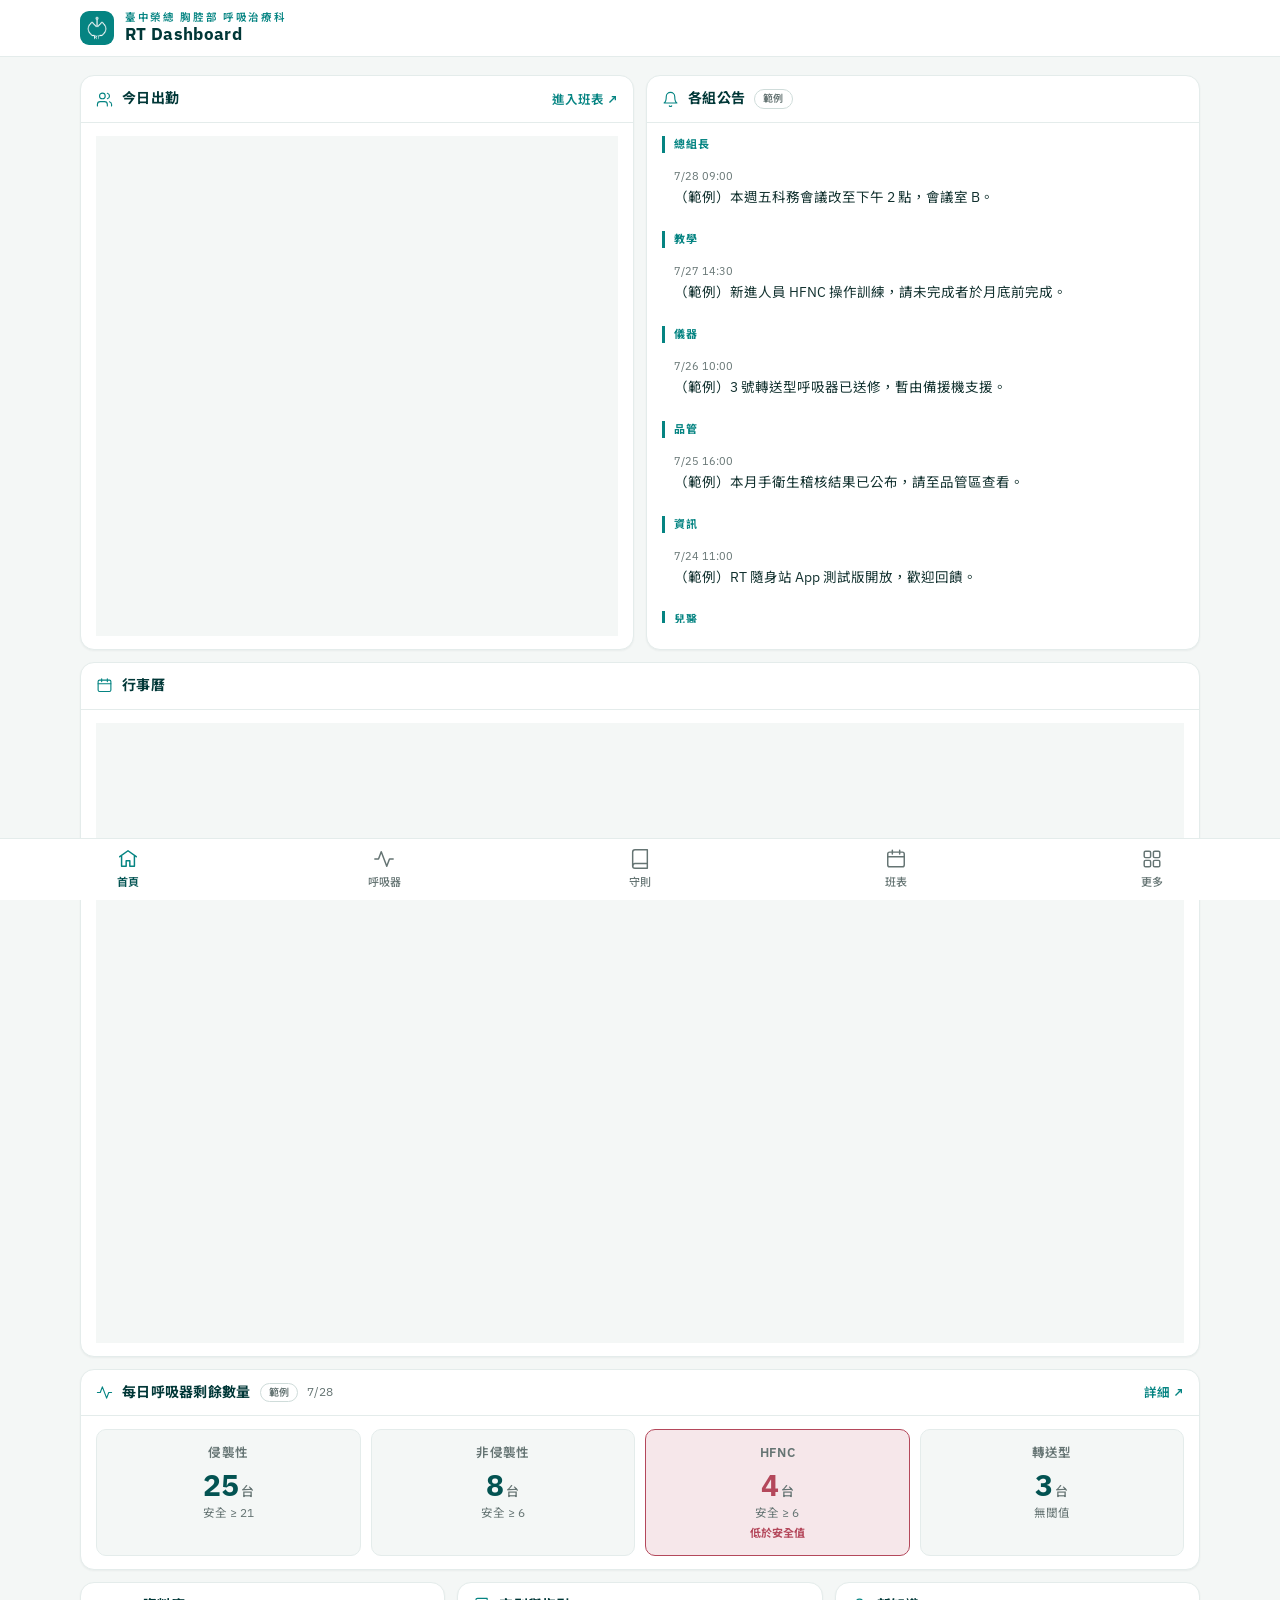
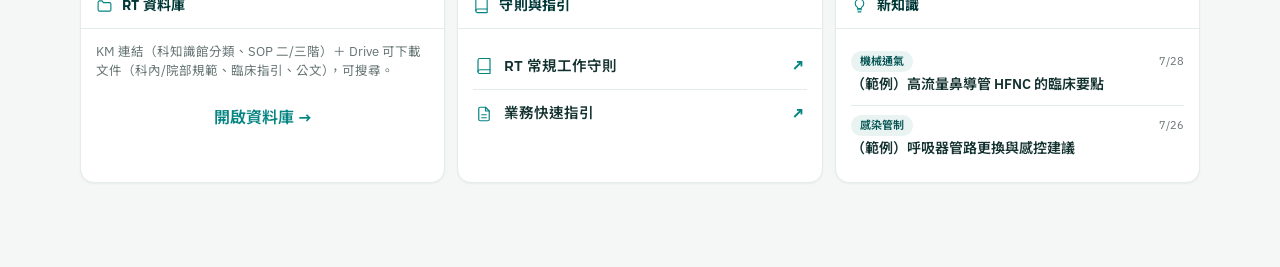
<file: index.html>
<!doctype html>
<html lang="zh-Hant-TW">
<head>
  <meta charset="utf-8" />
  <meta name="viewport" content="width=device-width, initial-scale=1, viewport-fit=cover" />
  <title>中榮 RT Dashboard</title>
  <meta name="description" content="臺中榮總胸腔部呼吸治療科 資訊整合 App" />
  <meta name="theme-color" content="#058482" />
  <link rel="manifest" href="manifest.webmanifest" />
  <link rel="apple-touch-icon" href="icons/icon-192.png" />
  <meta name="apple-mobile-web-app-capable" content="yes" />
  <meta name="apple-mobile-web-app-status-bar-style" content="default" />
  <meta name="apple-mobile-web-app-title" content="RT Dashboard" />
  <link rel="icon" href="data:image/svg+xml,%3Csvg xmlns='http://www.w3.org/2000/svg' viewBox='0 0 32 32'%3E%3Crect width='32' height='32' rx='7' fill='%23058482'/%3E%3Ctext x='16' y='22' font-size='15' text-anchor='middle' fill='white' font-family='sans-serif' font-weight='bold'%3ERT%3C/text%3E%3C/svg%3E" />
  <link rel="preconnect" href="https://fonts.googleapis.com" />
  <link rel="preconnect" href="https://fonts.gstatic.com" crossorigin />
  <link href="https://fonts.googleapis.com/css2?family=IBM+Plex+Sans:wght@400;500;600;700&family=Noto+Sans+TC:wght@400;500;700&display=swap" rel="stylesheet" />
  <link rel="stylesheet" href="styles.css?v=0.9.0" />
</head>
<body>
  <header class="app-header">
    <div class="app-header__inner">
      <div class="brand">
        <img src="icons/icon-192.png" alt="" class="brand__logo" />
        <div class="brand__text">
          <span class="eyebrow" id="brandOrg">臺中榮總 · 呼吸治療科</span>
          <strong class="title" id="brandName">RT Dashboard</strong>
        </div>
      </div>
      <button id="installBtn" class="install-btn" hidden>安裝 App</button>
    </div>
  </header>

  <main id="view" class="view" aria-live="polite">
    <div class="loading">載入中…</div>
  </main>

  <nav class="tabbar" role="navigation" aria-label="主選單">
    <a href="#/home" class="tab" data-tab="home">
      <span class="tab__ico"><svg class="ico" viewBox="0 0 24 24" aria-hidden="true"><path d="M3 9.5 12 3l9 6.5"/><path d="M5 9v11h5v-6h4v6h5V9"/></svg></span><span>首頁</span></a>
    <a href="#/vent" class="tab" data-tab="vent">
      <span class="tab__ico"><svg class="ico" viewBox="0 0 24 24" aria-hidden="true"><path d="M22 12h-4l-3 8L9 4l-3 8H2"/></svg></span><span>呼吸器</span></a>
    <a href="#/guide" class="tab" data-tab="guide">
      <span class="tab__ico"><svg class="ico" viewBox="0 0 24 24" aria-hidden="true"><path d="M4 19.5A2.5 2.5 0 0 1 6.5 17H20"/><path d="M6.5 2H20v20H6.5A2.5 2.5 0 0 1 4 19.5v-15A2.5 2.5 0 0 1 6.5 2z"/></svg></span><span>守則</span></a>
    <a href="#/schedule" class="tab" data-tab="schedule">
      <span class="tab__ico"><svg class="ico" viewBox="0 0 24 24" aria-hidden="true"><rect x="3" y="4.5" width="18" height="16" rx="2"/><path d="M3 9.5h18M8 2.5v4M16 2.5v4"/></svg></span><span>班表</span></a>
    <a href="#/more" class="tab" data-tab="more">
      <span class="tab__ico"><svg class="ico" viewBox="0 0 24 24" aria-hidden="true"><rect x="3.5" y="3.5" width="7" height="7" rx="1.5"/><rect x="13.5" y="3.5" width="7" height="7" rx="1.5"/><rect x="13.5" y="13.5" width="7" height="7" rx="1.5"/><rect x="3.5" y="13.5" width="7" height="7" rx="1.5"/></svg></span><span>更多</span></a>
  </nav>

  <script src="app.js?v=0.9.0"></script>
</body>
</html>
</file>
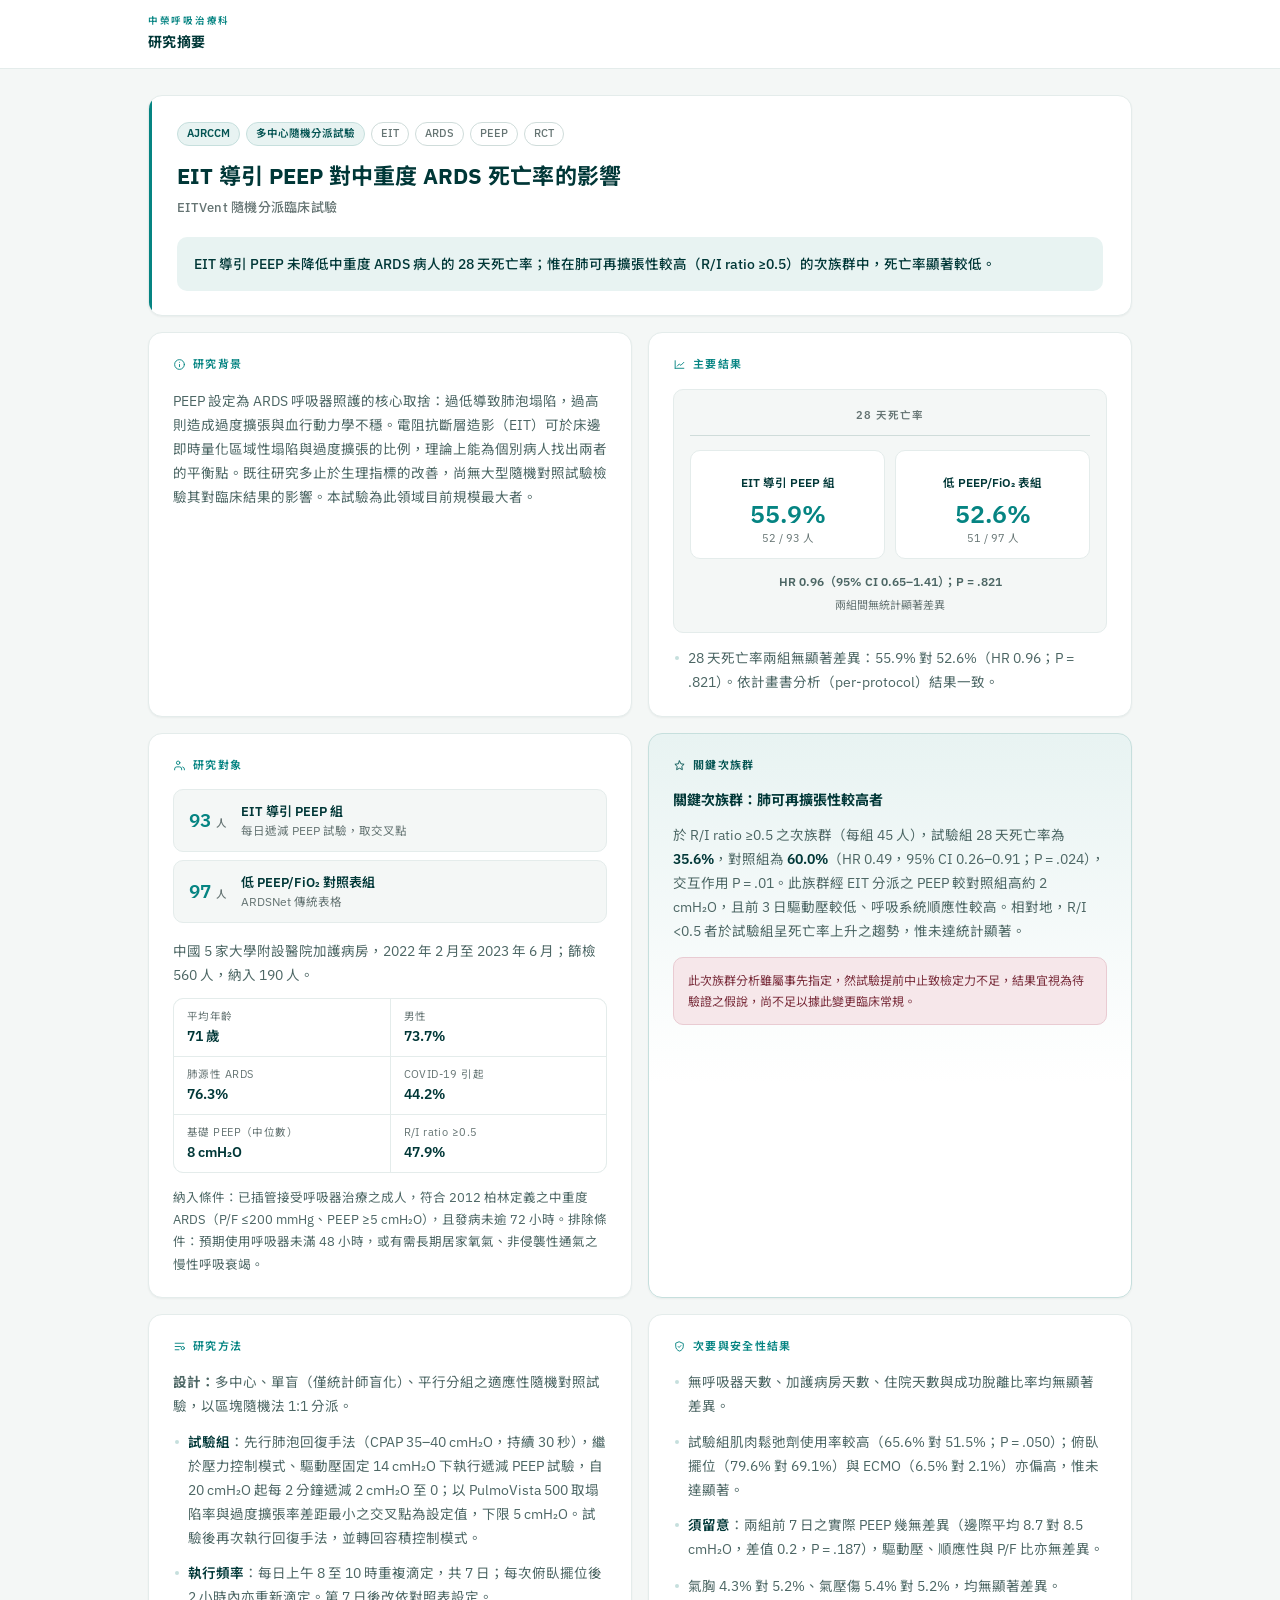
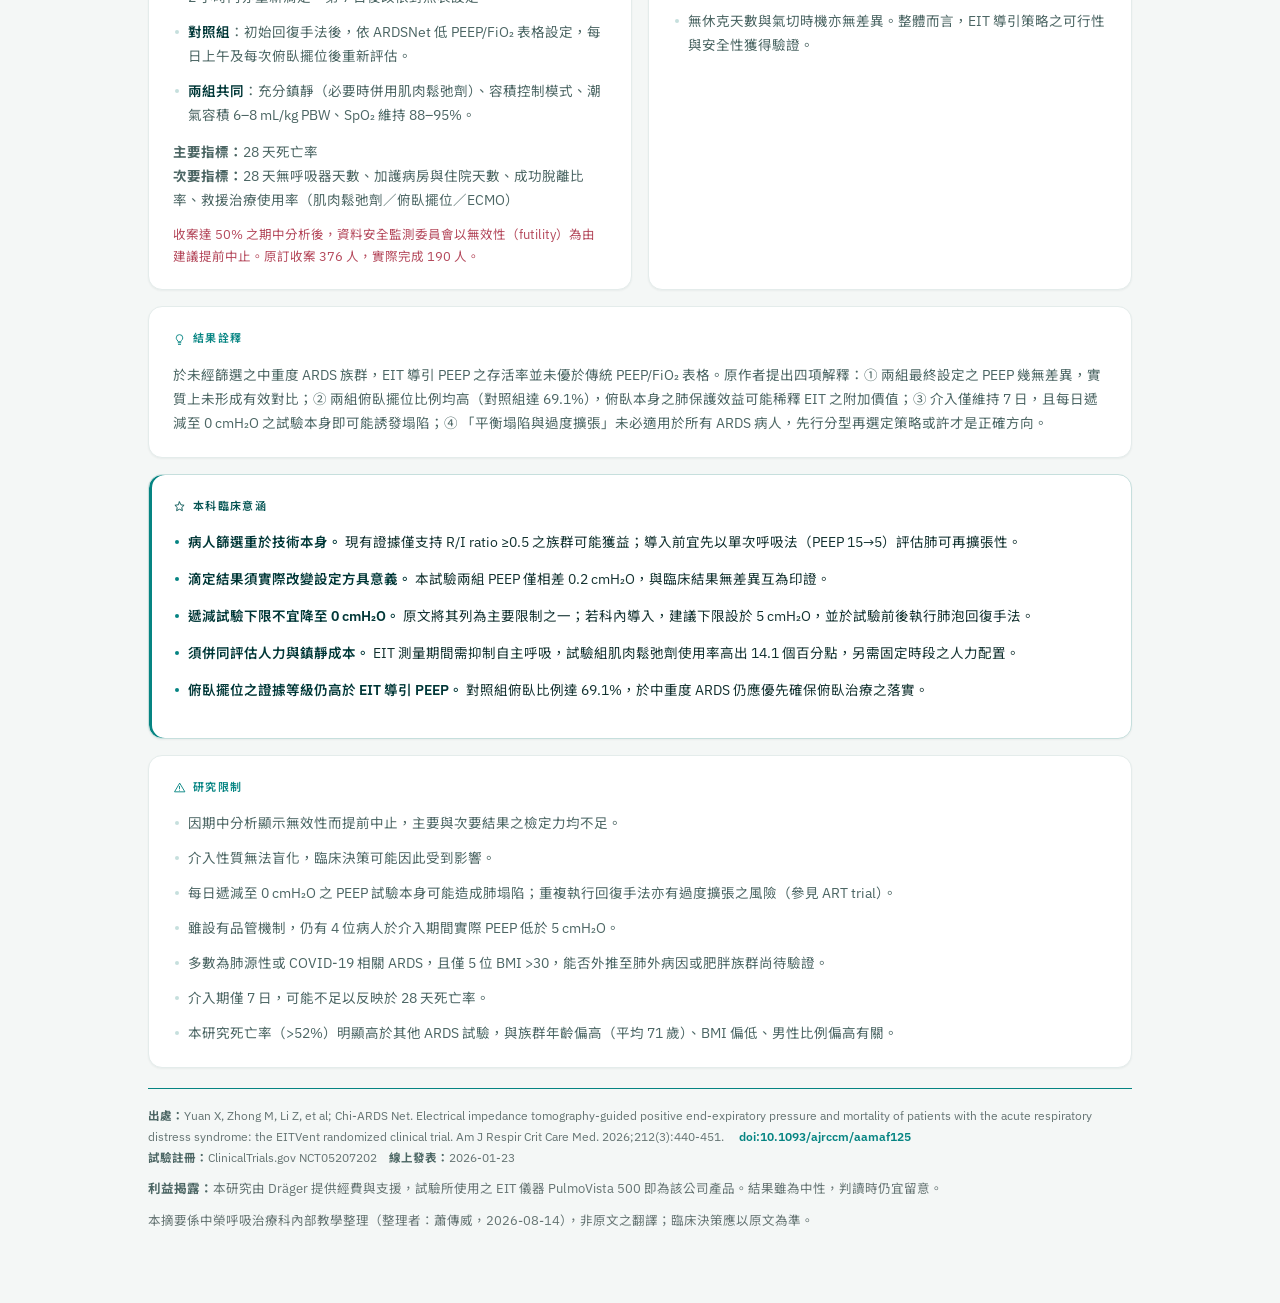
<file: _paper-preview.html>
<!doctype html>
<html lang="zh-Hant">
<head>
<meta charset="utf-8">
<meta name="viewport" content="width=device-width, initial-scale=1, viewport-fit=cover">
<title>研究摘要預覽 — RT Dashboard</title>
<link rel="preconnect" href="https://fonts.googleapis.com">
<link rel="preconnect" href="https://fonts.gstatic.com" crossorigin>
<link href="https://fonts.googleapis.com/css2?family=IBM+Plex+Sans:wght@400;500;600;700&family=Noto+Sans+TC:wght@400;500;700&display=swap" rel="stylesheet">
<style>
:root{
  --teal:#058482; --teal-deep:#035352; --teal-ink:#003737; --teal-wash:#E8F3F2; --teal-line:#C6DFDD;
  --paper:#F4F7F6; --card:#FFF; --line:#E4ECEB; --line-2:#CFDCDA;
  --ink:#12312F; --ink-2:#4C6664; --ink-3:#657473;
  --sun:#B4485B; --sun-wash:#F6E7EA;
  --r-card:14px; --r-cell:10px; --r-chip:999px;
  --sh-card:0 1px 2px rgba(18,49,47,.05);
  --ease:cubic-bezier(.2,.7,.3,1);
}
*{box-sizing:border-box}
html,body{margin:0;padding:0}
body{
  background:var(--paper); color:var(--ink); line-height:1.78;
  font-family:'IBM Plex Sans','Noto Sans TC','PingFang TC','Microsoft JhengHei',sans-serif;
  font-size:13.5px;
  -webkit-font-smoothing:antialiased;
}
.tnum{font-variant-numeric:tabular-nums}
strong{font-weight:600;color:var(--teal-ink)}

.wrap{max-width:1020px;margin:0 auto;padding:0 18px 72px}

/* ── 頁首 ── */
.top{background:var(--card);border-bottom:1px solid var(--line);margin-bottom:26px}
.top__in{max-width:1020px;margin:0 auto;padding:13px 18px;display:flex;align-items:center;gap:10px}
.eyebrow{font-size:9.5px;font-weight:600;letter-spacing:.18em;color:var(--teal);text-transform:uppercase}
.top__t{font-size:14px;font-weight:700;color:var(--teal-ink);letter-spacing:.03em}

/* ── 標題區 ── */
.head{background:var(--card);border:1px solid var(--line);border-radius:var(--r-card);
  box-shadow:var(--sh-card);padding:26px 28px 24px;position:relative;overflow:hidden}
.head::before{content:"";position:absolute;inset:0 auto 0 0;width:3px;background:var(--teal)}
.chips{display:flex;flex-wrap:wrap;gap:6px;margin-bottom:14px}
.chip{font-size:10.5px;font-weight:600;padding:2px 9px;border-radius:var(--r-chip);line-height:1.7;
  background:var(--teal-wash);color:var(--teal-deep);border:1px solid var(--teal-line)}
.chip--plain{background:transparent;color:var(--ink-3);border-color:var(--line-2);font-weight:500}
h1{font-size:clamp(18px,2.4vw,22px);line-height:1.45;margin:0;color:var(--teal-ink);
  letter-spacing:.01em;font-weight:700;text-wrap:balance}
.sub{font-size:13px;color:var(--ink-3);margin-top:4px;font-weight:500;letter-spacing:.02em}
.lead{margin-top:18px;padding:15px 17px;background:var(--teal-wash);border-radius:var(--r-cell);
  font-size:13.5px;font-weight:500;color:var(--teal-ink);line-height:1.8}

/* ── 版面 ── */
.grid{display:grid;grid-template-columns:1fr;gap:16px;margin-top:16px}
@media(min-width:880px){
  .grid{grid-template-columns:1fr 1fr}
  .grid > .span2{grid-column:1 / -1}
}

.card{background:var(--card);border:1px solid var(--line);border-radius:var(--r-card);
  box-shadow:var(--sh-card);padding:22px 24px}
.card__h{display:flex;align-items:center;gap:7px;margin:0 0 14px;
  font-size:11px;font-weight:600;color:var(--teal);letter-spacing:.12em}
.ico{width:13px;height:13px;flex:0 0 auto;fill:none;stroke:currentColor;stroke-width:1.7;
  stroke-linecap:round;stroke-linejoin:round}
.card p{margin:0 0 11px;color:var(--ink-2)}
.card p:last-child{margin-bottom:0}
ul.list{margin:0;padding:0;list-style:none}
ul.list li{position:relative;padding-left:15px;margin-bottom:11px;color:var(--ink-2)}
ul.list li:last-child{margin-bottom:0}
ul.list li::before{content:"";position:absolute;left:2px;top:10px;width:4px;height:4px;
  border-radius:50%;background:var(--teal-line)}

/* 分組人數 */
.arms{display:flex;flex-direction:column;gap:8px;margin:0 0 16px}
.arm{display:flex;align-items:center;gap:14px;padding:12px 15px;border-radius:var(--r-cell);
  background:var(--paper);border:1px solid var(--line)}
.arm__n{font-size:19px;font-weight:600;color:var(--teal);line-height:1;font-variant-numeric:tabular-nums}
.arm__n small{font-size:10.5px;font-weight:500;color:var(--ink-3);margin-left:2px}
.arm__b{min-width:0;line-height:1.5}
.arm__name{font-size:13px;font-weight:600;color:var(--teal-ink)}
.arm__note{font-size:11.5px;color:var(--ink-3)}

/* 基本資料表 */
.facts{display:grid;grid-template-columns:1fr 1fr;gap:1px;background:var(--line);
  border:1px solid var(--line);border-radius:var(--r-cell);overflow:hidden}
.fact{background:var(--card);padding:10px 13px;line-height:1.5}
.fact__k{font-size:10.5px;color:var(--ink-3);letter-spacing:.04em}
.fact__v{font-size:13.5px;font-weight:600;color:var(--teal-ink);font-variant-numeric:tabular-nums;margin-top:1px}

/* 主要結果數字盤 */
.stat{background:var(--paper);border:1px solid var(--line);border-radius:var(--r-cell);padding:16px}
.stat__label{font-size:10.5px;font-weight:600;color:var(--ink-3);text-align:center;letter-spacing:.1em;
  padding-bottom:11px;border-bottom:1px solid var(--line-2);margin-bottom:14px}
.stat__row{display:grid;grid-template-columns:1fr 1fr;gap:10px}
.stat__box{background:var(--card);border:1px solid var(--line);border-radius:var(--r-cell);
  padding:14px 8px 12px;text-align:center}
.stat__name{font-size:11.5px;font-weight:600;color:var(--teal-ink);line-height:1.5;min-height:3em;
  display:flex;align-items:center;justify-content:center}
.stat__v{font-size:25px;font-weight:600;color:var(--teal);line-height:1.15;font-variant-numeric:tabular-nums}
.stat__sub{font-size:10.5px;color:var(--ink-3);margin-top:3px;font-variant-numeric:tabular-nums;line-height:1.4}
.stat__eff{margin-top:14px;text-align:center;font-size:12px;font-weight:600;color:var(--ink-2);
  font-variant-numeric:tabular-nums;line-height:1.5}
.stat__verdict{margin-top:5px;text-align:center;font-size:11px;color:var(--ink-3)}

/* 次族群亮點 */
.hl{border-color:var(--teal-line);background:linear-gradient(180deg,var(--teal-wash),var(--card) 62%)}
.hl .card__h{color:var(--teal-deep)}
.hl__t{font-size:14px;font-weight:700;color:var(--teal-ink);margin:0 0 11px;line-height:1.6}
.caveat{margin-top:14px;padding:12px 14px;border-radius:var(--r-cell);
  background:var(--sun-wash);border:1px solid #E9CBD2;font-size:12px;color:#7A2E3C;line-height:1.75}

/* RT 實務 */
.rt{border-color:var(--teal-line);box-shadow:inset 3px 0 0 var(--teal),var(--sh-card)}
.rt .card__h{color:var(--teal-deep)}
.rt ul.list li::before{background:var(--teal)}
.rt ul.list li{color:var(--ink);margin-bottom:13px}

/* 頁尾引用 */
.cite{margin-top:20px;padding-top:17px;border-top:1px solid var(--teal);
  font-size:11.5px;color:var(--ink-3);line-height:1.8}
.cite b{color:var(--ink-2)}
.cite a{color:var(--teal);text-decoration:none;font-weight:600}
.cite a:hover{text-decoration:underline}
.coi{margin-top:9px;font-size:12.5px;color:var(--ink-3);font-style:normal}
.err{padding:28px;text-align:center;color:var(--sun)}
</style>
</head>
<body>

<header class="top">
  <div class="top__in">
    <div>
      <div class="eyebrow">中榮呼吸治療科</div>
      <div class="top__t">研究摘要</div>
    </div>
  </div>
</header>

<main class="wrap" id="root"><div class="err">載入中…</div></main>

<script>
const ICONS = {
  why:'<circle cx="12" cy="12" r="9"/><path d="M12 16v-4M12 8h.01"/>',
  who:'<path d="M16 20v-1.5a4 4 0 0 0-4-4H7a4 4 0 0 0-4 4V20"/><circle cx="9.5" cy="7" r="3.2"/><path d="M21 20v-1.5a4 4 0 0 0-3-3.8"/>',
  how:'<path d="M4 6h16M4 12h10M4 18h7"/><circle cx="18" cy="15" r="3"/>',
  found:'<path d="M4 19V5M4 19h16"/><path d="M8 15l3.5-4 3 2.5L20 8"/>',
  star:'<path d="M12 3.5l2.6 5.4 5.9.8-4.3 4.1 1.1 5.9L12 17l-5.3 2.7 1.1-5.9L3.5 9.7l5.9-.8z"/>',
  shield:'<path d="M12 3.5l7 3v5c0 4.2-2.9 7.7-7 9-4.1-1.3-7-4.8-7-9v-5z"/><path d="M9.5 12l1.8 1.8 3.4-3.6"/>',
  bulb:'<path d="M9.5 18h5M10 21h4"/><path d="M8.5 14C7 12.8 6 11 6 9a6 6 0 0 1 12 0c0 2-1 3.8-2.5 5-.7.6-1 1.3-1 2.2h-5c0-.9-.3-1.6-1-2.2z"/>',
  warn:'<path d="M12 4.5L2.8 20h18.4z"/><path d="M12 10v4M12 17h.01"/>'
};
const ico = n => `<svg class="ico" viewBox="0 0 24 24">${ICONS[n]||''}</svg>`;
const esc = s => String(s).replace(/[&<>]/g, c => ({'&':'&amp;','<':'&lt;','>':'&gt;'}[c]));
const md  = s => esc(s).replace(/\*\*(.+?)\*\*/g, '<strong>$1</strong>');
const li  = arr => `<ul class="list">${arr.map(x => `<li>${md(x)}</li>`).join('')}</ul>`;
const card = (icon, title, body, cls='') =>
  `<section class="card ${cls}"><h2 class="card__h">${ico(icon)}${esc(title)}</h2>${body}</section>`;

function render(d) {
  const p = d.population, m = d.methods, k = d.keyStat;

  const head = `
    <section class="head">
      <div class="chips">
        ${d.journal ? `<span class="chip">${esc(d.journal)}</span>` : ''}
        ${d.designLabel ? `<span class="chip">${esc(d.designLabel)}</span>` : ''}
        ${(d.tags||[]).map(t => `<span class="chip chip--plain">${esc(t)}</span>`).join('')}
      </div>
      <h1>${esc(d.title)}</h1>
      ${d.titleSub ? `<div class="sub">${esc(d.titleSub)}</div>` : ''}
      <div class="lead">${md(d.oneLiner)}</div>
    </section>`;

  const who = `
    <div class="arms">
      ${p.arms.map(a => `
        <div class="arm">
          <div class="arm__n">${a.n}<small> 人</small></div>
          <div class="arm__b">
            <div class="arm__name">${esc(a.name)}</div>
            <div class="arm__note">${esc(a.note||'')}</div>
          </div>
        </div>`).join('')}
    </div>
    <p>${md(p.detail)}</p>
    <div class="facts">
      ${p.baseline.map(f => `<div class="fact"><div class="fact__k">${esc(f.label)}</div><div class="fact__v">${esc(f.value)}</div></div>`).join('')}
    </div>
    <p style="margin-top:13px;font-size:12.5px">${md(p.criteria)}</p>`;

  const how = `
    <p><b>設計：</b>${md(m.design)}</p>
    ${li(m.intervention)}
    <p style="margin-top:13px"><b>主要指標：</b>${md(m.primary)}<br><b>次要指標：</b>${md(m.secondaryList)}</p>
    <p style="color:var(--sun);font-size:12.5px">${md(m.note)}</p>`;

  const stat = `
    <div class="stat">
      <div class="stat__label">${esc(k.label)}</div>
      <div class="stat__row">
        ${[k.a, k.b].map(x => `
          <div class="stat__box">
            <div class="stat__name">${esc(x.name)}</div>
            <div class="stat__v">${esc(x.value)}</div>
            <div class="stat__sub">${esc(x.sub||'')}</div>
          </div>`).join('')}
      </div>
      <div class="stat__eff">${esc(k.effect)}</div>
      <div class="stat__verdict">兩組間無統計顯著差異</div>
    </div>
    <div style="margin-top:13px">${li(d.findings.primary)}</div>`;

  const hl = `
    <div class="hl__t">${esc(d.highlight.title)}</div>
    <p>${md(d.highlight.body)}</p>
    <div class="caveat">${md(d.highlight.caveat)}</div>`;

  return head + `<div class="grid">
    ${card('why','研究背景', `<p>${md(d.whyMatter)}</p>`)}
    ${card('found','主要結果', stat)}
    ${card('who','研究對象', who)}
    ${card('star','關鍵次族群', hl, 'hl')}
    ${card('how','研究方法', how)}
    ${card('shield','次要與安全性結果', li(d.findings.secondary) + '<div style="height:13px"></div>' + li(d.findings.safety))}
    ${card('bulb','結果詮釋', `<p>${md(d.meaning)}</p>`, 'span2')}
    ${card('star','本科臨床意涵', li(d.rtTakeaway), 'span2 rt')}
    ${card('warn','研究限制', li(d.limitations), 'span2')}
  </div>
  <div class="cite">
    <b>出處：</b>${esc(d.citation.authors)}. ${esc(d.citation.text)}
    　<a href="${esc(d.citation.url)}" target="_blank" rel="noopener">doi:${esc(d.citation.doi)}</a><br>
    <b>試驗註冊：</b>${esc(d.citation.registry)}　<b>線上發表：</b>${esc(d.citation.published)}
    ${d.coi ? `<div class="coi"><b>利益揭露：</b>${md(d.coi)}</div>` : ''}
    <div class="coi">本摘要係中榮呼吸治療科內部教學整理（整理者：${esc(d.reader||'—')}，${esc(d.date)}），非原文之翻譯；臨床決策應以原文為準。</div>
  </div>`;
}

fetch('data/papers/2026-eitvent.json')
  .then(r => r.json())
  .then(d => { document.getElementById('root').innerHTML = render(d); document.title = d.title + ' — 研究摘要'; })
  .catch(e => { document.getElementById('root').innerHTML = '<div class="err">載入失敗：' + e.message + '</div>'; });
</script>
</body>
</html>
</file>
<file: styles.css>
/* 中榮 RT 隨身站 — 視覺語彙沿用班表系統（中榮藍綠、淺色、簡約洗鍊） */
:root {
  --teal: #058482;        /* 主色：官網主要品牌色 */
  --teal-deep: #035352;
  --teal-ink: #003737;
  --teal-wash: #E8F3F2;
  --teal-line: #C6DFDD;
  --blue: #095F7E;

  --paper: #F4F7F6;
  --card: #FFFFFF;
  --line: #E4ECEB;
  --line-2: #CFDCDA;

  --ink: #12312F;
  --ink-2: #4C6664;
  --ink-3: #657473;       /* 對紙面 4.53:1 — AA 踩線值 */

  --sun: #B4485B;         /* 警示紅（沿用班表系統） */
  --sun-wash: #F6E7EA;

  --r-card: 14px;
  --r-cell: 10px;
  --r-chip: 999px;
  --sh-card: 0 1px 2px rgba(18, 49, 47, .05);
  --sh-pop: 0 14px 44px rgba(18, 49, 47, .16);
  --ease: cubic-bezier(.2, .7, .3, 1);

  --tap: 42px;
  --safe-top: env(safe-area-inset-top, 0px);
  --safe-bot: env(safe-area-inset-bottom, 0px);
  --tabbar-h: 62px;
}

* { box-sizing: border-box; -webkit-tap-highlight-color: transparent; }
html, body { margin: 0; padding: 0; }
body {
  background: var(--paper);
  color: var(--ink);
  font-family: 'IBM Plex Sans', 'Noto Sans TC', 'PingFang TC', 'Microsoft JhengHei', sans-serif;
  line-height: 1.55;
  -webkit-font-smoothing: antialiased;
  text-rendering: optimizeLegibility;
}
.tnum, .vent-tile__num, .panel__date, .ann-item__meta, .kn-item__date { font-variant-numeric: tabular-nums; }

/* icons */
.ico { width: 1em; height: 1em; display: inline-block; vertical-align: -.125em; flex: 0 0 auto; }
svg.ico { fill: none; stroke: currentColor; stroke-width: 1.6; stroke-linecap: round; stroke-linejoin: round; }

/* ── Header（無漸層：白底＋細線＋品牌墨綠字）── */
.app-header {
  position: sticky; top: 0; z-index: 20;
  background: var(--card);
  border-bottom: 1px solid var(--line);
  padding-top: var(--safe-top);
}
.app-header__inner {
  display: flex; align-items: center; justify-content: space-between;
  gap: 12px; padding: 11px 20px; max-width: 1160px; margin: 0 auto;
}
.brand { display: flex; align-items: center; gap: 11px; min-width: 0; }
.brand__logo { width: 34px; height: 34px; border-radius: 9px; flex: 0 0 auto; }
.brand__text { display: flex; flex-direction: column; min-width: 0; line-height: 1.25; }
.brand__text .eyebrow {
  font-size: 10.5px; font-weight: 600; letter-spacing: .16em; color: var(--teal);
  text-transform: uppercase; white-space: nowrap; overflow: hidden; text-overflow: ellipsis;
}
.brand__text .title { font-size: 17px; font-weight: 700; letter-spacing: .02em; color: var(--teal-ink); }
.install-btn {
  flex: 0 0 auto; height: 34px; padding: 0 15px; border-radius: var(--r-chip);
  background: var(--teal); color: #fff; border: 0;
  font-family: inherit; font-size: 13px; font-weight: 600; cursor: pointer;
  transition: background .18s var(--ease);
}
.install-btn:hover { background: var(--teal-deep); }
.install-btn:active { transform: scale(.97); }

/* ── View ── */
.view {
  padding: 18px 20px calc(var(--tabbar-h) + var(--safe-bot) + 22px);
  max-width: 680px; margin: 0 auto;
}
.loading { text-align: center; color: var(--ink-3); padding: 44px 0; font-size: 14px; }

/* ── Section titles / cards（分頁用） ── */
.section-title {
  display: flex; align-items: center; gap: 8px;
  font-size: 11px; font-weight: 600; letter-spacing: .16em; text-transform: uppercase;
  color: var(--teal); margin: 20px 2px 9px;
}
.section-title:first-child { margin-top: 2px; }
.section-title-row { display: flex; align-items: center; justify-content: space-between; margin: 2px 2px 12px; }

.card {
  background: var(--card); border: 1px solid var(--line);
  border-radius: var(--r-card); padding: 14px 16px; margin-bottom: 10px;
  box-shadow: var(--sh-card);
}
a.card { display: block; color: inherit; text-decoration: none; transition: border-color .18s var(--ease), box-shadow .18s var(--ease); }
a.card:hover { border-color: var(--teal-line); }
a.card:active { transform: scale(.995); }
.card__row { display: flex; align-items: center; gap: 13px; }
.card__ico {
  width: 42px; height: 42px; border-radius: 11px; flex: 0 0 auto;
  display: grid; place-items: center; font-size: 20px;
  background: var(--teal-wash); color: var(--teal-deep);
}
.card__body { min-width: 0; flex: 1; }
.card__title { font-weight: 600; font-size: 15.5px; color: var(--ink); }
.card__sub { font-size: 12.5px; color: var(--ink-3); margin-top: 2px; }
.card__chev { color: var(--ink-3); font-size: 20px; }

.grid2 { display: grid; grid-template-columns: 1fr 1fr; gap: 10px; }
.tile {
  background: var(--card); border: 1px solid var(--line); border-radius: var(--r-card);
  padding: 15px; text-decoration: none; color: inherit; display: flex;
  flex-direction: column; gap: 9px; min-height: 96px; justify-content: space-between;
  box-shadow: var(--sh-card); transition: border-color .18s var(--ease);
}
.tile:hover { border-color: var(--teal-line); }
.tile:active { transform: scale(.985); }
.tile__ico { color: var(--teal); font-size: 22px; }
.tile__label { font-weight: 600; font-size: 14px; color: var(--ink); }
.tile__sub { font-size: 11.5px; color: var(--ink-3); }

.muted-note { font-size: 12px; color: var(--ink-3); text-align: center; padding: 14px; }

/* 推播 */
.push-btn {
  margin-top: 12px; width: 100%; height: 44px; border: 0; border-radius: var(--r-cell);
  background: var(--teal); color: #fff; font-family: inherit; font-size: 15px; font-weight: 600; cursor: pointer;
  transition: background .18s var(--ease);
}
.push-btn:hover { background: var(--teal-deep); }
.push-btn:active { transform: scale(.99); }
.push-banner {
  position: fixed; left: 8px; right: 8px; top: calc(var(--safe-top) + 8px); z-index: 100;
  background: var(--teal-deep); color: #fff; font-size: 12.5px; line-height: 1.4;
  padding: 10px 14px; border-radius: var(--r-cell); box-shadow: var(--sh-pop); display: none;
  word-break: break-all;
}
.push-btn--ghost { margin-top: 8px; background: var(--card); color: var(--teal-deep); border: 1px solid var(--line-2); }
.push-btn--ghost:hover { background: var(--paper); border-color: var(--teal); }
.push-ok { color: var(--teal-deep); font-weight: 600; }
.push-warn { color: var(--sun); }
.push-token { margin-top: 12px; }
.push-token__label { font-size: 11.5px; color: var(--ink-3); margin-bottom: 5px; }
.push-token__ta {
  width: 100%; font-family: ui-monospace, monospace; font-size: 11px; color: var(--ink);
  border: 1px solid var(--line-2); border-radius: 8px; padding: 8px; resize: vertical; background: var(--paper);
}
.empty { text-align: center; color: var(--ink-3); padding: 30px 10px; font-size: 13.5px; }

/* ================= Dashboard ================= */
.dash { display: grid; gap: 12px; grid-template-columns: 1fr; }

.panel {
  background: var(--card); border: 1px solid var(--line); border-radius: var(--r-card);
  overflow: hidden; display: flex; flex-direction: column; min-width: 0;
  box-shadow: var(--sh-card);
}
.panel__head {
  display: flex; align-items: center; gap: 9px;
  padding: 12px 15px; border-bottom: 1px solid var(--line);
}
.panel__ico { color: var(--teal); font-size: 17px; display: inline-flex; }
.panel__title {
  font-weight: 700; font-size: 14px; letter-spacing: .02em; color: var(--teal-ink);
  display: flex; align-items: center; gap: 7px;
}
.panel__date { font-size: 12px; color: var(--ink-3); }
.panel__action {
  margin-left: auto; font-size: 12.5px; font-weight: 600; color: var(--teal);
  text-decoration: none; white-space: nowrap; transition: color .18s var(--ease);
}
.panel__action:hover { color: var(--teal-deep); }
.panel__body { padding: 13px 15px; min-width: 0; }
.panel__body--scroll { max-height: 440px; overflow-y: auto; }

.tag-sample {
  font-size: 10px; font-weight: 600; color: var(--ink-3);
  border: 1px solid var(--line-2); border-radius: var(--r-chip); padding: 1px 8px; margin-left: 2px;
}
.ph { text-align: center; color: var(--ink-3); padding: 30px 12px; font-size: 13.5px; line-height: 1.7; }
.ph-sub { font-size: 11.5px; opacity: .85; }

/* iframes */
.frame { width: 100%; border: 0; display: block; background: var(--paper); }
.panel--attend .frame, .panel--calendar .frame { height: 460px; }
.frame--full {
  height: calc(100vh - var(--tabbar-h) - var(--safe-bot) - 140px); min-height: 440px;
  border: 1px solid var(--line); border-radius: var(--r-cell);
}

/* announcements */
.ann-group { margin-bottom: 14px; }
.ann-group:last-child { margin-bottom: 0; }
.ann-group__head {
  font-size: 11px; font-weight: 700; letter-spacing: .1em; color: var(--teal);
  border-left: 3px solid var(--teal); padding-left: 9px; margin-bottom: 7px;
}
.ann-item { padding: 8px 0 9px 12px; border-bottom: 1px solid var(--line); }
.ann-item:last-child { border-bottom: 0; }
.ann-item__meta { font-size: 11px; color: var(--ink-3); margin-bottom: 2px; }
.ann-item__content { font-size: 13.5px; color: var(--ink); white-space: pre-wrap; overflow-wrap: anywhere; }
.ann-item__content a { color: var(--teal); }
.ann-empty { font-size: 12px; color: var(--ink-3); padding-left: 12px; }
.ann-imgs { display: flex; flex-wrap: wrap; gap: 6px; margin-top: 9px; }
.ann-img-link { display: block; line-height: 0; }
.ann-img {
  width: 96px; height: 96px; object-fit: cover; border-radius: var(--r-cell);
  border: 1px solid var(--line); background: var(--paper);
  transition: border-color .18s var(--ease);
}
.ann-img-link:hover .ann-img { border-color: var(--teal); }
.ann-img-link:active { transform: scale(.97); }

/* ventilator tiles */
.vent-grid { display: grid; grid-template-columns: repeat(auto-fit, minmax(122px, 1fr)); gap: 10px; }
.vent-tile {
  border: 1px solid var(--line); border-radius: var(--r-cell); padding: 13px 12px; text-align: center;
  background: var(--paper);
}
.vent-tile__name { font-size: 12.5px; font-weight: 600; color: var(--ink-3); letter-spacing: .02em; }
.vent-tile__num { font-size: 30px; font-weight: 700; line-height: 1.1; margin: 5px 0 3px; color: var(--teal-deep); }
.vent-tile__num .u { font-size: 13px; font-weight: 500; color: var(--ink-3); margin-left: 2px; }
.vent-tile__safe { font-size: 11.5px; color: var(--ink-3); }
.vent-tile--low { border-color: var(--sun); background: var(--sun-wash); }
.vent-tile--low .vent-tile__num { color: var(--sun); }
.vent-tile__warn { font-size: 11px; font-weight: 700; color: var(--sun); margin-top: 3px; }

.big-link { display: block; text-align: center; padding: 15px; font-weight: 600; color: var(--teal); text-decoration: none; }
.big-link:hover { color: var(--teal-deep); }

/* RT 資料庫 */
.db-panel-sub { font-size: 12.5px; color: var(--ink-3); margin-bottom: 10px; line-height: 1.5; }
.db-note {
  font-size: 12px; color: var(--sun); background: var(--sun-wash);
  border-radius: var(--r-cell); padding: 9px 12px; margin-bottom: 12px;
}
.db-search {
  width: 100%; padding: 11px 14px; font-size: 15px; font-family: inherit;
  border: 1px solid var(--line-2); border-radius: var(--r-cell);
  background: var(--card); color: var(--ink); margin-bottom: 14px;
}
.db-search:focus { outline: 2px solid var(--teal); outline-offset: 1px; border-color: var(--teal); }
.acc {
  border: 1px solid var(--line); border-radius: var(--r-card); background: var(--card);
  margin-bottom: 10px; overflow: hidden; box-shadow: var(--sh-card);
}
.acc__head {
  width: 100%; display: flex; align-items: center; gap: 10px; padding: 13px 15px;
  background: none; border: 0; cursor: pointer; font-family: inherit; text-align: left; color: var(--teal-ink);
}
.acc__ico { color: var(--teal); font-size: 17px; display: inline-flex; }
.acc__title { font-weight: 700; font-size: 14.5px; flex: 1; min-width: 0; }
.acc__count { font-size: 11px; font-weight: 600; color: var(--teal-deep); background: var(--teal-wash); border-radius: var(--r-chip); padding: 1px 9px; }
.acc__tag { font-size: 10px; font-weight: 700; border-radius: var(--r-chip); padding: 1px 8px; letter-spacing: .02em; }
.acc__tag--dl { color: var(--teal-deep); background: var(--teal-wash); }
.acc__tag--net { color: var(--sun); background: var(--sun-wash); }
.link-row--folder { font-weight: 600; }
.link-row--folder .link-row__t { color: var(--teal-deep); }
.acc__chev { color: var(--ink-3); transition: transform .18s var(--ease); }
.acc.is-open .acc__chev { transform: rotate(180deg); }
.acc__body { display: none; padding: 0 15px 6px; }
.acc.is-open .acc__body { display: block; }

/* link rows (守則與指引) */
.link-row {
  display: flex; align-items: center; gap: 11px; text-decoration: none; color: inherit;
  padding: 11px 2px; border-bottom: 1px solid var(--line);
  transition: color .18s var(--ease);
}
.link-row:last-child { border-bottom: 0; }
.link-row:hover { color: var(--teal-deep); }
.link-row:active { transform: scale(.995); }
.link-row__ico { color: var(--teal); font-size: 18px; display: inline-flex; }
.link-row__t { font-weight: 600; font-size: 14.5px; flex: 1; min-width: 0; }
.link-row__chev { color: var(--teal); font-weight: 700; }

/* knowledge */
.kn-item { display: block; padding: 9px 0; border-bottom: 1px solid var(--line); text-decoration: none; color: inherit; }
.kn-item:last-child { border-bottom: 0; }
.kn-item__head { display: flex; align-items: center; gap: 8px; }
.kn-item__date { font-size: 11px; color: var(--ink-3); margin-left: auto; }
.kn-item__title { font-weight: 600; font-size: 14px; color: var(--ink); margin-top: 2px; }
.pill {
  font-size: 11px; font-weight: 600; padding: 2px 9px; border-radius: var(--r-chip);
  background: var(--teal-wash); color: var(--teal-deep);
}

/* ── Tabbar ── */
.tabbar {
  position: fixed; left: 0; right: 0; bottom: 0; z-index: 30;
  display: grid; grid-template-columns: repeat(5, 1fr);
  background: var(--card); border-top: 1px solid var(--line);
  padding-bottom: var(--safe-bot);
  height: calc(var(--tabbar-h) + var(--safe-bot));
}
.tab {
  display: flex; flex-direction: column; align-items: center; justify-content: center;
  gap: 4px; text-decoration: none; color: var(--ink-3); font-size: 11px; font-weight: 500;
  transition: color .18s var(--ease);
}
.tab__ico { font-size: 22px; line-height: 1; display: inline-flex; }
.tab.is-active { color: var(--teal-deep); font-weight: 600; }
.tab.is-active .tab__ico { color: var(--teal); }

/* focus & motion */
a:focus-visible, button:focus-visible, select:focus-visible {
  outline: 2px solid var(--teal); outline-offset: 2px; border-radius: 6px;
}
.fade-in { animation: fade .24s var(--ease); }
@keyframes fade { from { opacity: 0; transform: translateY(6px); } to { opacity: 1; transform: none; } }
@media (prefers-reduced-motion: reduce) {
  *, *::before, *::after { animation-duration: .01ms !important; transition-duration: .01ms !important; }
}

/* Desktop layout: 上排 今日出勤｜公告 → 行事曆全寬 → 呼吸器全寬 → 資料庫｜守則｜新知識 */
@media (min-width: 900px) {
  .view { max-width: 1160px; }
  .dash {
    grid-template-columns: repeat(6, 1fr);
    grid-template-areas:
      "attend   attend   attend   announce  announce  announce"
      "calendar calendar calendar calendar  calendar  calendar"
      "vent     vent     vent     vent      vent      vent"
      "db       db       guides   guides    knowledge knowledge";
  }
  .panel--attend { grid-area: attend; }
  .panel--calendar { grid-area: calendar; }
  .panel--announce { grid-area: announce; }
  .panel--vent { grid-area: vent; }
  .panel--db { grid-area: db; }
  .panel--guides { grid-area: guides; }
  .panel--knowledge { grid-area: knowledge; }
  .panel--attend .frame { height: 500px; }
  .panel--calendar .frame { height: 620px; }
  .panel--announce .panel__body--scroll { max-height: 500px; }
}
</file>
